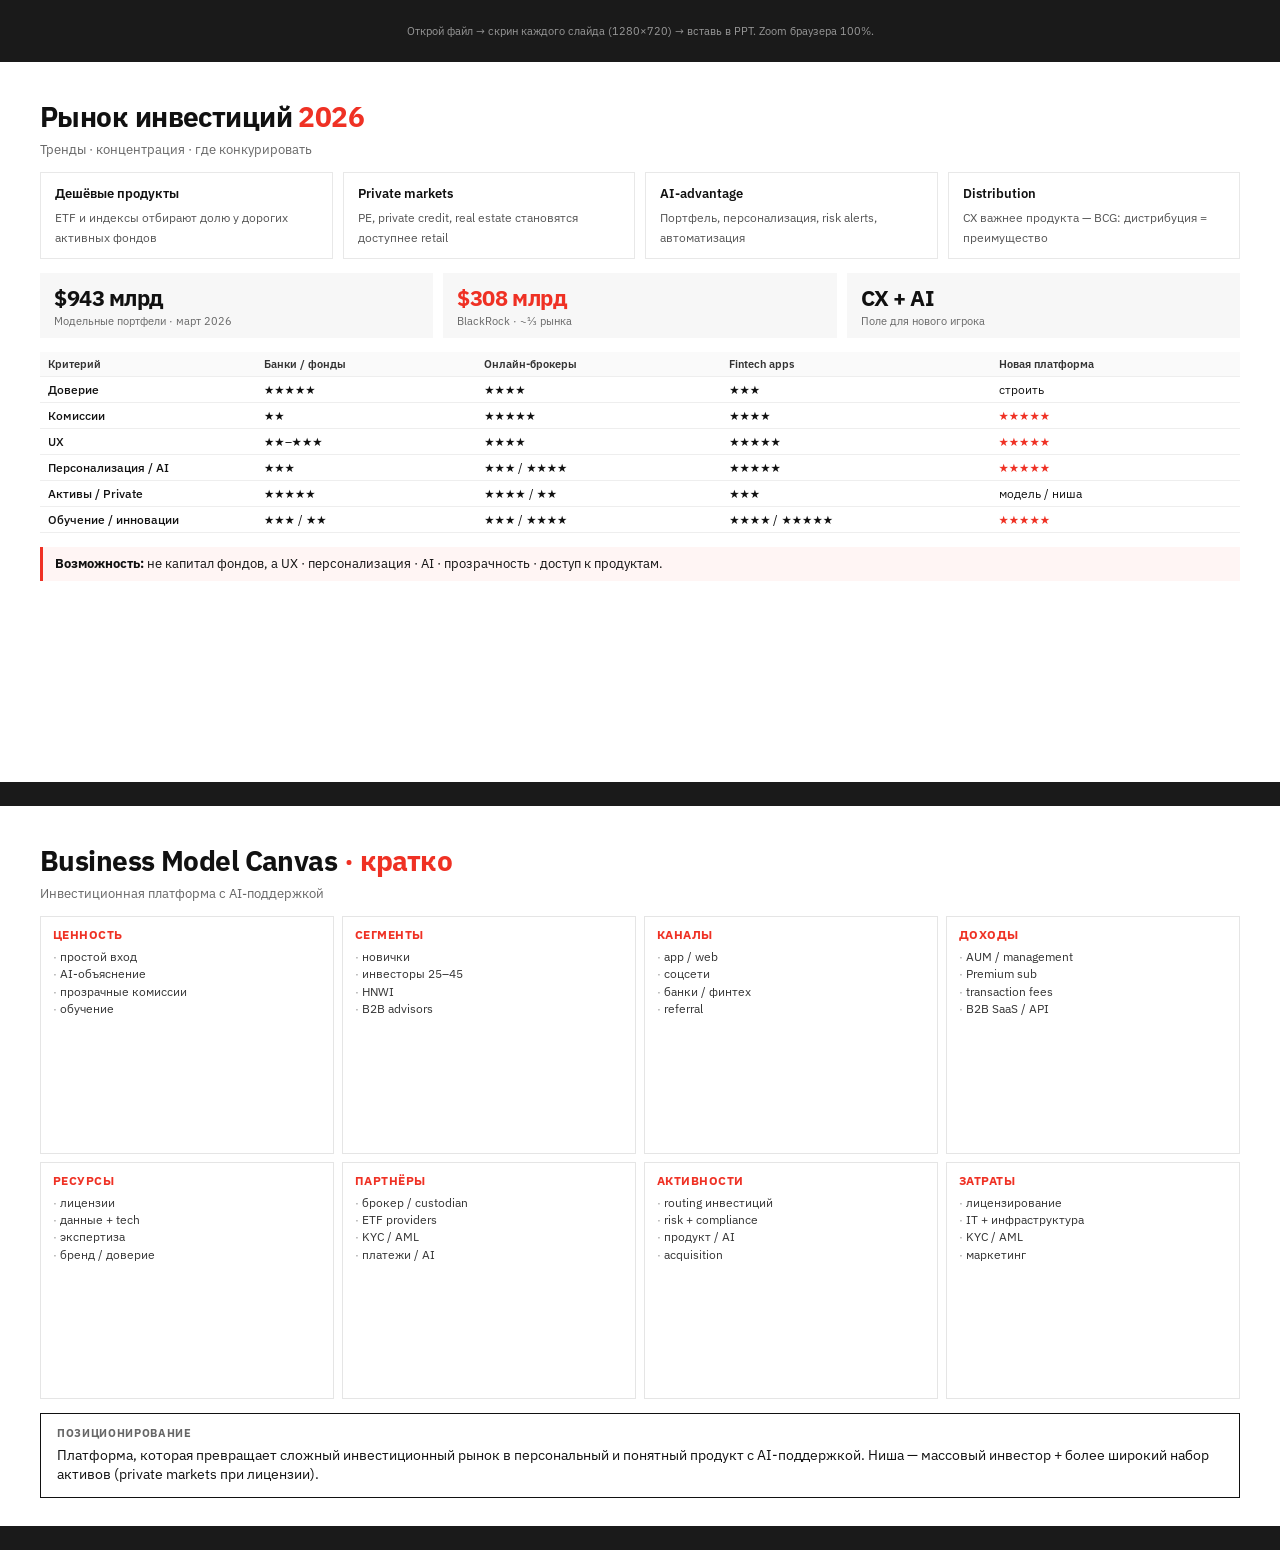
<file: docs/slides/market-competitive-bmc.html>
<!DOCTYPE html>
<html lang="ru">
<head>
  <meta charset="UTF-8" />
  <meta name="viewport" content="width=device-width, initial-scale=1" />
  <title>Рынок · Конкуренты · BMC — 2026</title>
  <style>
    @import url("https://fonts.googleapis.com/css2?family=IBM+Plex+Sans:wght@400;500;600;700&display=swap");

    * { box-sizing: border-box; margin: 0; padding: 0; }
    body {
      font-family: "IBM Plex Sans", system-ui, sans-serif;
      background: #1a1a1a;
      color: #111;
      display: flex;
      flex-direction: column;
      gap: 24px;
      align-items: center;
      padding: 24px;
    }
    .slide {
      width: 1280px;
      height: 720px;
      background: #fff;
      padding: 36px 40px 28px;
      display: flex;
      flex-direction: column;
      gap: 14px;
      overflow: hidden;
      flex-shrink: 0;
    }
    h1 {
      font-size: 28px;
      font-weight: 700;
      letter-spacing: -0.02em;
      color: #111;
    }
    .sub {
      font-size: 13px;
      color: #666;
      margin-top: -8px;
    }
    .accent { color: #EF3124; }
    .row { display: flex; gap: 10px; }
    .trend {
      flex: 1;
      border: 1px solid #e8e8e8;
      padding: 12px 14px;
      min-height: 72px;
    }
    .trend b {
      display: block;
      font-size: 13px;
      font-weight: 600;
      margin-bottom: 4px;
    }
    .trend span {
      font-size: 12px;
      color: #555;
      line-height: 1.35;
    }
    .stats {
      display: flex;
      gap: 10px;
    }
    .stat {
      flex: 1;
      background: #f7f7f7;
      padding: 10px 14px;
    }
    .stat .v {
      font-size: 22px;
      font-weight: 700;
      letter-spacing: -0.02em;
    }
    .stat .l {
      font-size: 11px;
      color: #666;
      margin-top: 2px;
    }
    .stat.hot .v { color: #EF3124; }

    table {
      width: 100%;
      border-collapse: collapse;
      font-size: 11.5px;
    }
    th, td {
      border-bottom: 1px solid #eee;
      padding: 5px 8px;
      text-align: left;
    }
    th {
      font-weight: 600;
      background: #fafafa;
      color: #333;
      font-size: 11px;
    }
    td:first-child { font-weight: 500; width: 18%; }
    .hi { color: #EF3124; font-weight: 600; }

    .callout {
      border-left: 3px solid #EF3124;
      background: #fff5f4;
      padding: 8px 12px;
      font-size: 12.5px;
      line-height: 1.4;
    }

    /* BMC */
    .bmc {
      display: grid;
      grid-template-columns: repeat(4, 1fr);
      gap: 8px;
      flex: 1;
    }
    .bmc-cell {
      border: 1px solid #e5e5e5;
      padding: 10px 12px;
    }
    .bmc-cell h3 {
      font-size: 12px;
      font-weight: 700;
      text-transform: uppercase;
      letter-spacing: 0.04em;
      color: #EF3124;
      margin-bottom: 6px;
    }
    .bmc-cell ul {
      list-style: none;
      font-size: 12px;
      color: #333;
      line-height: 1.45;
    }
    .bmc-cell li::before {
      content: "· ";
      color: #999;
    }

    .pos {
      border: 1px solid #111;
      padding: 12px 16px;
      font-size: 14px;
      line-height: 1.4;
    }
    .pos strong { display: block; font-size: 11px; text-transform: uppercase; letter-spacing: 0.06em; margin-bottom: 4px; color: #666; }

    .hint {
      font-size: 11px;
      color: #999;
      text-align: center;
      max-width: 1280px;
    }
  </style>
</head>
<body>
  <p class="hint">Открой файл → скрин каждого слайда (1280×720) → вставь в PPT. Zoom браузера 100%.</p>

  <!-- SLIDE 1: Market + Competitive -->
  <section class="slide" id="s1">
    <h1>Рынок инвестиций <span class="accent">2026</span></h1>
    <p class="sub">Тренды · концентрация · где конкурировать</p>

    <div class="row">
      <div class="trend"><b>Дешёвые продукты</b><span>ETF и индексы отбирают долю у дорогих активных фондов</span></div>
      <div class="trend"><b>Private markets</b><span>PE, private credit, real estate становятся доступнее retail</span></div>
      <div class="trend"><b>AI-advantage</b><span>Портфель, персонализация, risk alerts, автоматизация</span></div>
      <div class="trend"><b>Distribution</b><span>CX важнее продукта — BCG: дистрибуция = преимущество</span></div>
    </div>

    <div class="stats">
      <div class="stat"><div class="v">$943 млрд</div><div class="l">Модельные портфели · март 2026</div></div>
      <div class="stat hot"><div class="v">$308 млрд</div><div class="l">BlackRock · ~⅓ рынка</div></div>
      <div class="stat"><div class="v">CX + AI</div><div class="l">Поле для нового игрока</div></div>
    </div>

    <table>
      <thead>
        <tr>
          <th>Критерий</th>
          <th>Банки / фонды</th>
          <th>Онлайн-брокеры</th>
          <th>Fintech apps</th>
          <th>Новая платформа</th>
        </tr>
      </thead>
      <tbody>
        <tr><td>Доверие</td><td>★★★★★</td><td>★★★★</td><td>★★★</td><td>строить</td></tr>
        <tr><td>Комиссии</td><td>★★</td><td>★★★★★</td><td>★★★★</td><td class="hi">★★★★★</td></tr>
        <tr><td>UX</td><td>★★–★★★</td><td>★★★★</td><td>★★★★★</td><td class="hi">★★★★★</td></tr>
        <tr><td>Персонализация / AI</td><td>★★★</td><td>★★★ / ★★★★</td><td>★★★★★</td><td class="hi">★★★★★</td></tr>
        <tr><td>Активы / Private</td><td>★★★★★</td><td>★★★★ / ★★</td><td>★★★</td><td>модель / ниша</td></tr>
        <tr><td>Обучение / инновации</td><td>★★★ / ★★</td><td>★★★ / ★★★★</td><td>★★★★ / ★★★★★</td><td class="hi">★★★★★</td></tr>
      </tbody>
    </table>

    <div class="callout">
      <b>Возможность:</b> не капитал фондов, а UX · персонализация · AI · прозрачность · доступ к продуктам.
    </div>
  </section>

  <!-- SLIDE 2: BMC -->
  <section class="slide" id="s2">
    <h1>Business Model Canvas <span class="accent">· кратко</span></h1>
    <p class="sub">Инвестиционная платформа с AI-поддержкой</p>

    <div class="bmc">
      <div class="bmc-cell">
        <h3>Ценность</h3>
        <ul>
          <li>простой вход</li>
          <li>AI-объяснение</li>
          <li>прозрачные комиссии</li>
          <li>обучение</li>
        </ul>
      </div>
      <div class="bmc-cell">
        <h3>Сегменты</h3>
        <ul>
          <li>новички</li>
          <li>инвесторы 25–45</li>
          <li>HNWI</li>
          <li>B2B advisors</li>
        </ul>
      </div>
      <div class="bmc-cell">
        <h3>Каналы</h3>
        <ul>
          <li>app / web</li>
          <li>соцсети</li>
          <li>банки / финтех</li>
          <li>referral</li>
        </ul>
      </div>
      <div class="bmc-cell">
        <h3>Доходы</h3>
        <ul>
          <li>AUM / management</li>
          <li>Premium sub</li>
          <li>transaction fees</li>
          <li>B2B SaaS / API</li>
        </ul>
      </div>
      <div class="bmc-cell">
        <h3>Ресурсы</h3>
        <ul>
          <li>лицензии</li>
          <li>данные + tech</li>
          <li>экспертиза</li>
          <li>бренд / доверие</li>
        </ul>
      </div>
      <div class="bmc-cell">
        <h3>Партнёры</h3>
        <ul>
          <li>брокер / custodian</li>
          <li>ETF providers</li>
          <li>KYC / AML</li>
          <li>платежи / AI</li>
        </ul>
      </div>
      <div class="bmc-cell">
        <h3>Активности</h3>
        <ul>
          <li>routing инвестиций</li>
          <li>risk + compliance</li>
          <li>продукт / AI</li>
          <li>acquisition</li>
        </ul>
      </div>
      <div class="bmc-cell">
        <h3>Затраты</h3>
        <ul>
          <li>лицензирование</li>
          <li>IT + инфраструктура</li>
          <li>KYC / AML</li>
          <li>маркетинг</li>
        </ul>
      </div>
    </div>

    <div class="pos">
      <strong>Позиционирование</strong>
      Платформа, которая превращает сложный инвестиционный рынок в персональный и понятный продукт с AI-поддержкой.
      Ниша — массовый инвестор + более широкий набор активов (private markets при лицензии).
    </div>
  </section>
</body>
</html>
</file>
